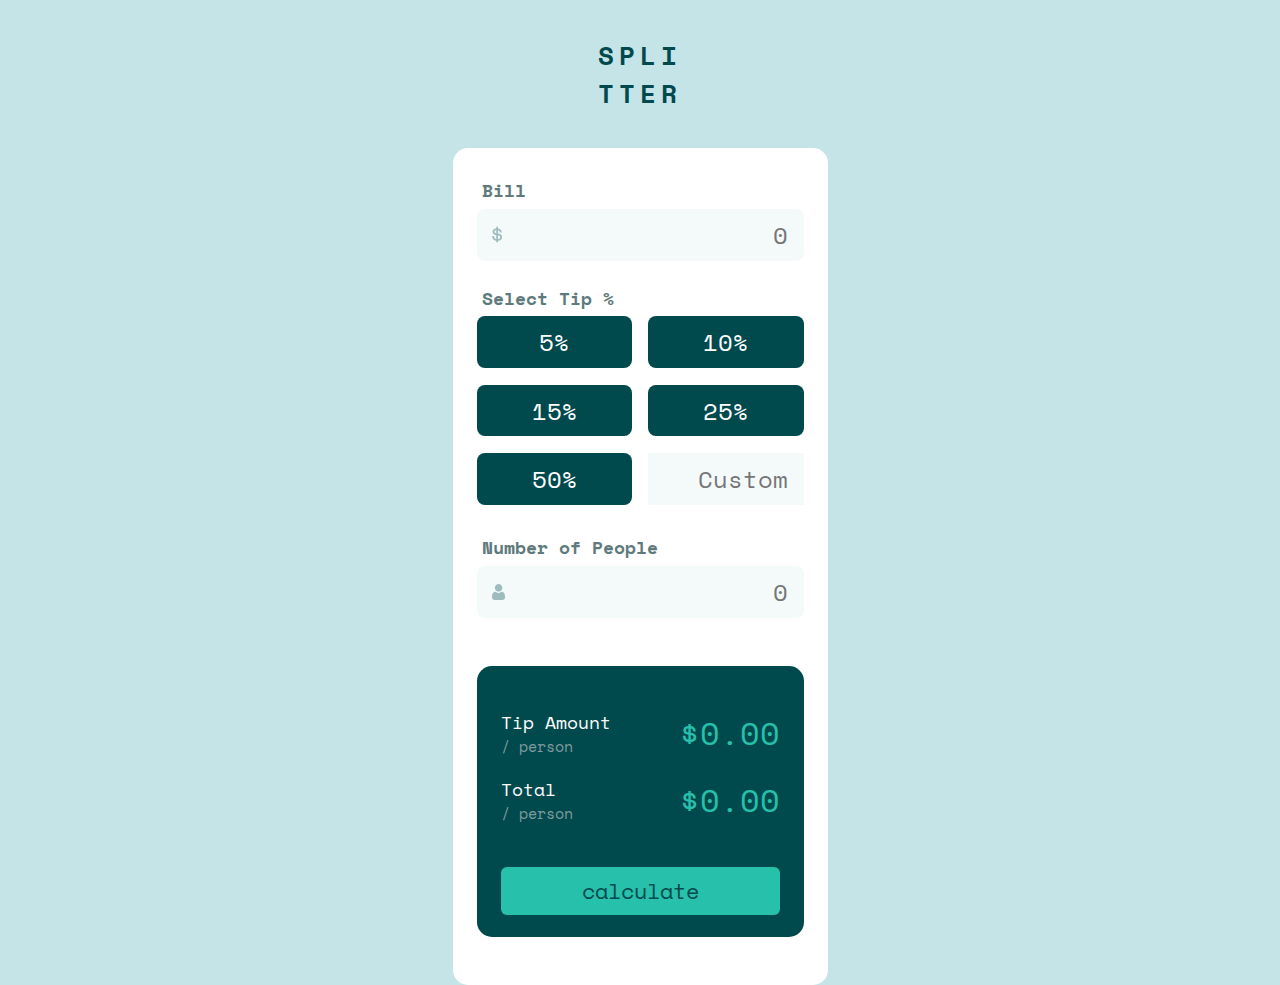
<file: index.html>
<!DOCTYPE html>
<html lang="en">
<head>
    <meta charset="UTF-8">
    <meta http-equiv="X-UA-Compatible" content="IE=edge">
    <meta name="viewport" content="width=device-width, initial-scale=1.0">
    <title>Tip Calculator</title>
    <link href="https://fonts.googleapis.com/css2?family=Space+Mono:wght@700&display=swap" rel="stylesheet"> 
    <link rel="stylesheet" href="/css/style.css">
</head>
<body>
    <div class="container">
        <header>
            <h2 class="header-title">spli</h2>
            <h2 class="header-title">tter</h2>
        </header>
        <main>
            <div class="main-container">
                <section class="calculator">
                    <div class="bill">
                        <div class="bill-title"><h4>Bill</h4><h4 class="zero-bill">Can't be Zero</h4></div>
                        <form action="" class="form-sub"><input type="number" class="bill-input" placeholder="0"></form>
                    </div>
                    <div class="tip">
                        <div class="tip-title"><h4>Select Tip %</h4></div>
                        <div class="buttons">
                            <div class="button" data-percentage="5"><p>5%</p></div>
                            <div class="button" data-percentage="10"><p>10%</p></div>
                            <div class="button" data-percentage="15"><p>15%</p></div>
                            <div class="button" data-percentage="20"><p>25%</p></div>
                            <div class="button" data-percentage="50"><p>50%</p></div>
                            <div class="button-alt"><input type="number" class="tip-input" placeholder="Custom"></div>
                        </div>
                    </div>
                    <div class="people">
                        <div class="people-title"><h4>Number of People</h4><h4 class="zero-people">Can't be Zero</h4></div>
                        <form action="" class="form-sub"><input type="number" class="people-input" placeholder="0"></form>
                    </div>
                </section>
                <section class="result">
                    <div class="amount">
                        <div class="row">
                            <div class="amount-text">
                                <p>Tip Amount</p>
                                <p class="text-small">/ person</p>
                            </div>
                            <div class="outcome-wrapper"><p>$<span class="outcome outcome-p">0.00</span></p></div>
                        </div>
                        <div class="row">
                            <div class="amount-text">
                                <p>Total</p>
                                <p class="text-small">/ person</p>
                            </div>
                            <div class="outcome-wrapper"><p>$<span class="outcome outcome-t">0.00</span></p></div>
                        </div>
                    </div>
                    <button type="submit" form="form-sub" class="reset-button">
                        <p class="rst-btn-txt">reset</p>
                        <p class="sub-btn-text">calculate</p>
                    </button>
                </section>
            </div>
        </main>
    </div>
    <script src="/js/script.js"></script>
</body>
</html>
</file>
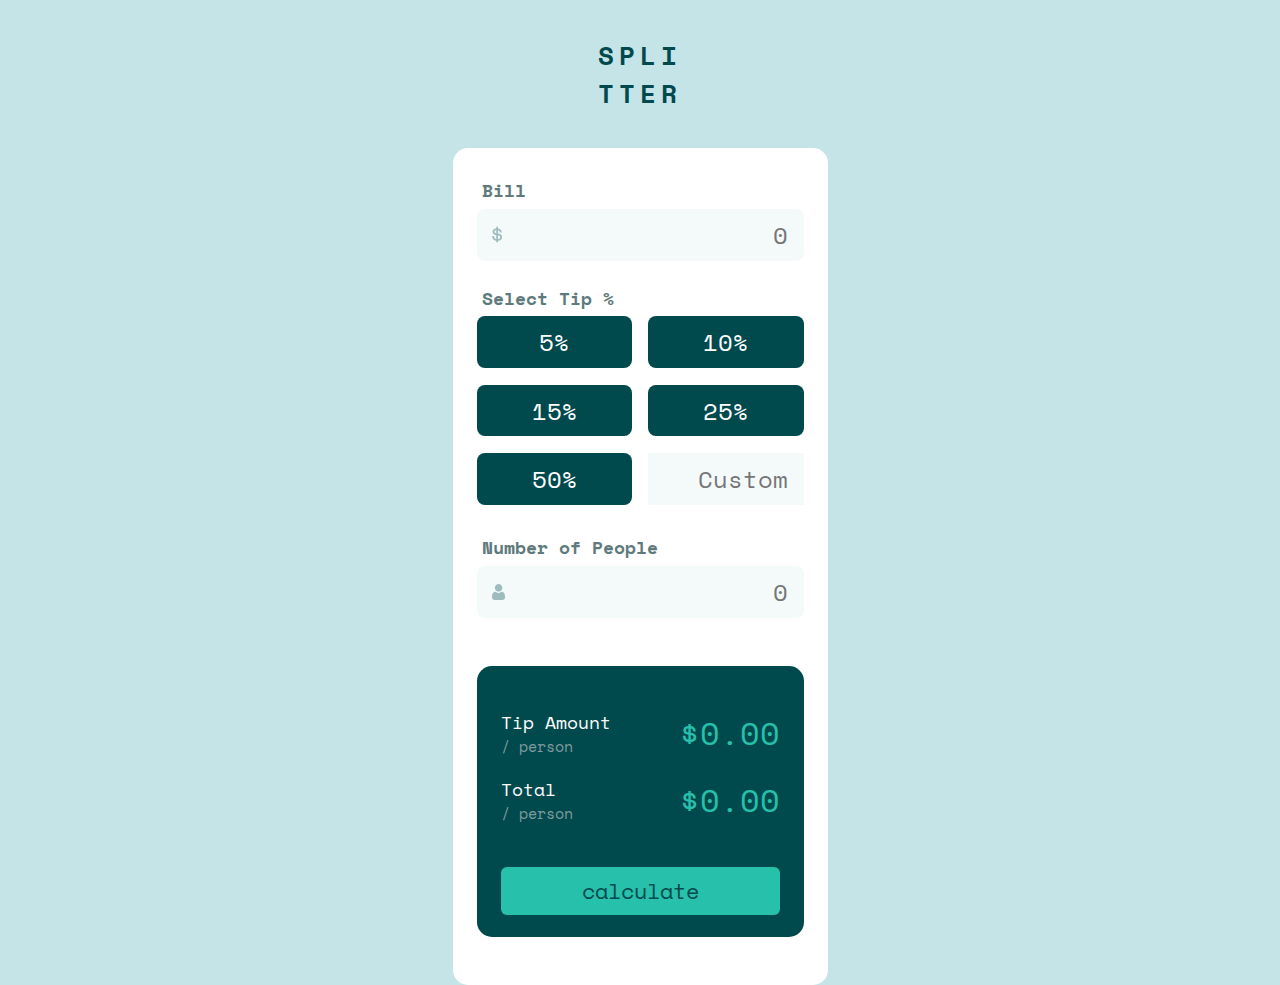
<file: index-alt.html>
<!DOCTYPE html>
<html lang="en">
<head>
    <meta charset="UTF-8">
    <meta http-equiv="X-UA-Compatible" content="IE=edge">
    <meta name="viewport" content="width=device-width, initial-scale=1.0">
    <title>Tip Calculator</title>
    <link href="https://fonts.googleapis.com/css2?family=Space+Mono:wght@700&display=swap" rel="stylesheet"> 
    <link rel="stylesheet" href="/css/style.css">
</head>
<body>
    <div class="container">
        <header>
            <h2 class="header-title">spli</h2>
            <h2 class="header-title">tter</h2>
        </header>
        <main>
            <div class="main-container">
                <section class="calculator">
                    <div class="bill">
                        <div class="bill-title"><h4>Bill</h4></div>
                        <form action="" class="form-sub" method="POST"><input type="number" class="bill-input" placeholder="0" onkeyup="divide(this.value)"></form>
                    </div>
                    <div class="tip">
                        <div class="tip-title"><h4>Select Tip %</h4></div>
                        <div class="buttons">
                            <div class="button 5"><p>5%</p></div>
                            <div class="button 10"><p>10%</p></div>
                            <div class="button 15"><p>15%</p></div>
                            <div class="button 20"><p>25%</p></div>
                            <div class="button 50"><p>50%</p></div>
                            <div class="button-alt"><form action="" class="form-sub-btn"><input type="number" class="tip-input" placeholder="Custom" method="POST"></form></div>
                        </div>
                    </div>
                    <div class="people">
                        <div class="people-title"><h4>Number of People</h4></div>
                        <form action="" class="form-sub" method="POST"><input type="number" class="people-input" placeholder="0"></form>
                    </div>
                </section>
                <section class="result">
                    <div class="amount">
                        <div class="row">
                            <div class="amount-text">
                                <p>Tip Amount</p>
                                <p class="text-small">/ person</p>
                            </div>
                            <div class="outcome-wrapper"><p>$<span class="outcome outcome-p">0.00</span></p></div>
                        </div>
                        <div class="row">
                            <div class="amount-text">
                                <p>Total</p>
                                <p class="text-small">/ person</p>
                            </div>
                            <div class="outcome-wrapper"><p>$<span class="outcome outcome-t">0.00</span></p></div>
                        </div>
                    </div>
                    <div class="reset-button">
                        <p class="rst-btn-txt">reset</p>
                        <p class="sub-btn-text">calculate</p>
                    </div>
                </section>
            </div>
        </main>
    </div>
    <script src="/js/script-alt.js"></script>
</body>
</html>
</file>
<file: css/style.css>
*, *::before, *::after {
    margin: 0;
    padding: 0;

    box-sizing: border-box;
}

:root {
--strongcyan: hsl(172, 67%, 45%);
--Verydarkcyan: hsl(183, 100%, 15%);
--Darkgrayishcyan: hsl(186, 14%, 43%);
--Grayishcyan: hsl(184, 14%, 56%);
--Lightgrayishcyan: hsl(185, 41%, 84%);
--Verylightgrayishcyan: hsl(189, 41%, 97%);
--White: hsl(0, 0%, 100%);
}

html, body {
    height: 100%;
}

body {
    font-size: 24px;
    font-family: 'Space Mono', monospace;

    background-color: var(--Lightgrayishcyan);
}

h4 {
    font-size: 18px;
    color: var(--Darkgrayishcyan);
    margin: 0.3em;
}

/* Chrome, Safari, Edge, Opera */
input::-webkit-outer-spin-button,
input::-webkit-inner-spin-button {
  -webkit-appearance: none;
  margin: 0;
}

/* Firefox */
input[type=number] {
  -moz-appearance: textfield;
}

/* styling */

header {
    text-align: center;
    padding: 1.5em 0;
}

.header-title {
    text-transform: uppercase;
    letter-spacing: 0.2em;

    font-size: 26px;

    color: var(--Verydarkcyan);
}

.main-container {
    padding: 0 1em;
    max-width: 375px;
    margin: 0 auto;
    padding-bottom: 2em;
    border-radius: 15px;

    background-color: var(--White);
}

.calculator {
    padding: 1em 0;
}

input {
    border: hidden;
    background-color: var(--Verylightgrayishcyan);
    background-repeat: no-repeat;
    background-position: center left 15px;

    width: 100%;
    padding: 0.33em 0.66em;
    border-radius: 8px;

    text-align: right;
    font-size: 24px;
    font-family: 'Space Mono', monospace;
    color: var(--Verydarkcyan);
}

input:focus {
    outline: 3px solid var(--strongcyan);
}

.bill-title {
    display: flex;
    justify-content: space-between;
    align-items: center;
}

.zero-bill, .zero-people {
    font-size: 16px;
    display: none;
    color: orange;
}

.zero-bill.active, .zero-people.active {
    display: block;
}

.bill-input {
    background-image: url(/images/icon-dollar.svg);
}

.bill, .tip, .people {
    margin-bottom: 1em;
}

.buttons {
    display: grid;
    grid-template-columns: 1fr 1fr;

    gap: 0.7em;
}

.button {
    text-align: center;

    background-color: var(--Verydarkcyan);
    color: var(--White);

    padding: 0.33em;
    border-radius: 8px;

    border: none;
    font-family: inherit;
    font-size: inherit;

    transition-duration: 100ms;
}

.button:hover {
    background-color: var(--strongcyan);
    color: var(--Verydarkcyan);
}

.button:active {
    background-color: var(--strongcyan);
}

.button-alt {
    padding: 0;
    background-color: var(--Verylightgrayishcyan);
}

.button-alt:hover {
    background-color: var(--Verylightgrayishcyan);
}

.tip-input {
    padding: 0.33em 0.66em;
}

.people-title {
    display: flex;
    justify-content: space-between;
}

.people-input {
    background-image: url(/images/icon-person.svg);
}

.result {
    background-color: var(--Verydarkcyan);
}

.row {
    display: flex;
    justify-content: space-between;
    padding: 0.4em 0;
}

.result {
    padding: 0 1em;
    border-radius: 15px;

    display: flex;
    flex-direction: column;
    justify-content: space-between;
}

.amount {
    margin: 1.4em 0;
}

.amount-text {
    color: var(--White);
    font-size: 18px;
}

.text-small {
    color: var(--Grayishcyan);
    font-size: 15px;
}

.outcome-wrapper {
    color: var(--strongcyan);
    font-size: 32px;
}

.reset-button {
    width: 100%;
    margin-bottom: 1em;
    border-radius: 6px;
    padding: 0.33em;

    border: none;
    font-family:'Space Mono', monospace;

    font-size: 22px;
    text-align: center;
    color: var(--Verydarkcyan);

    background-color: var(--strongcyan);

    transition-duration: 100ms;
}

.reset-button:hover {
    background-color: var(--Lightgrayishcyan);
    transform: scale(102%);
}

.rst-btn-txt {
    display: none;
}

.rst-btn-txt.active {
    display: block;
}

.sub-btn-txt {
    display: block;
}

.sub-btn-txt.active {
    display: none;
}

@media (min-width: 1440px) {

    .container {
        height: 100vh;
        width: 100vw;
        display: flex;
        flex-direction: column;
        justify-content: center;
        align-items: center;
    }

    .main-container {
        display: flex;
        width: 950px;
        max-width: none;
        gap: 2em;
        padding: 1em;
    }

    header {
        padding-top: 0;
    }
    
    .calculator {
        width: 50%;
        padding: 0;
    }

    .result {
        width: 50%;
    }

    .buttons {
        grid-template-columns: 1fr 1fr 1fr;
    }
}
</file>
